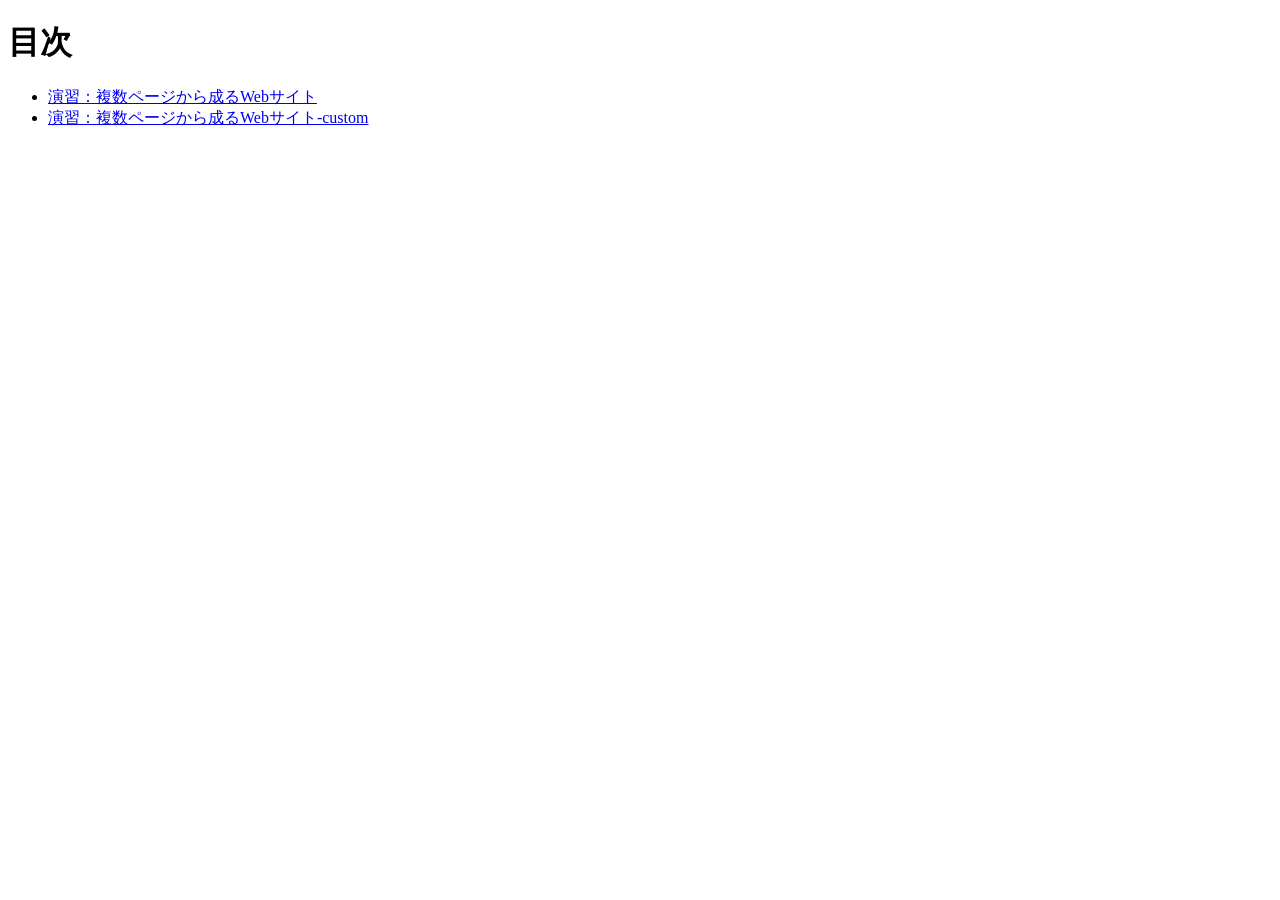
<file: index.html>
<!doctype html>
<html lang="ja">
  <head>
    <meta charset="utf-8">
    <title>20261112-hc</title>
  </head>

  <body>
    <h1>目次</h1>

    <ul>
      <li><a href="id-class/index.html">演習：複数ページから成るWebサイト</a></li>
      <li><a href="id-class-custom/index.html">演習：複数ページから成るWebサイト-custom</a></li>
    </ul>
  </body>
</html>
</file>
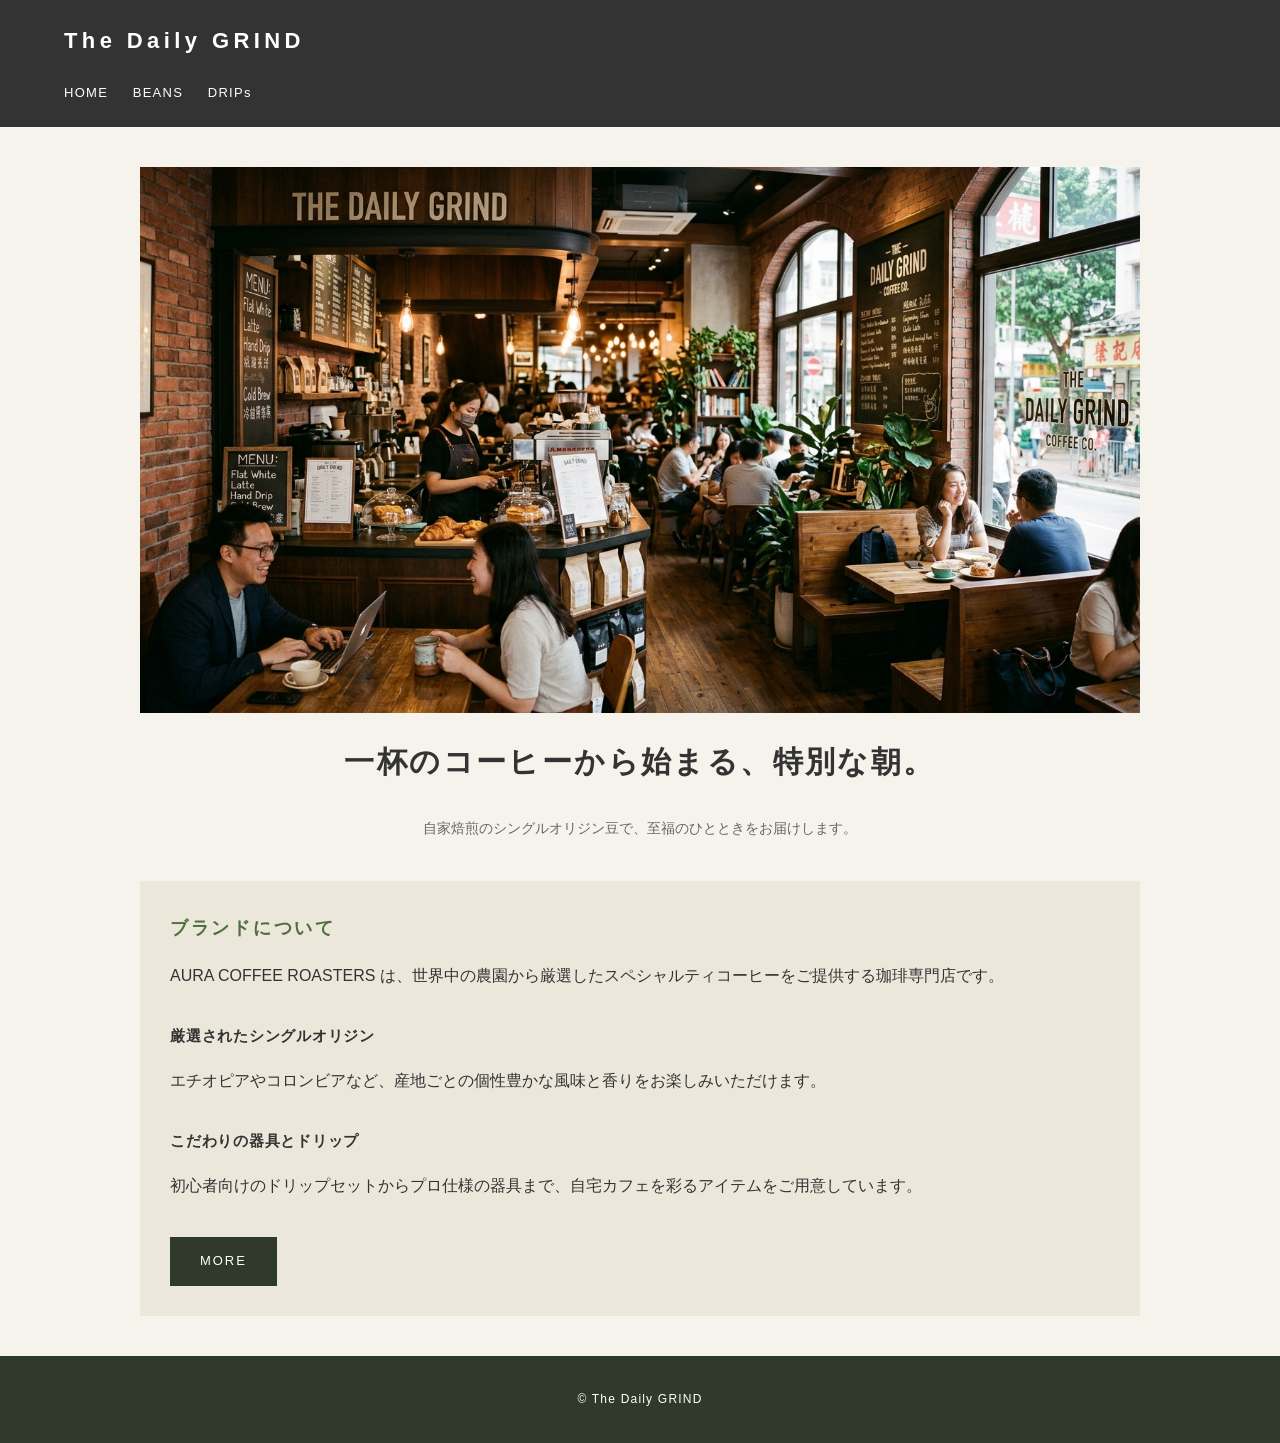
<file: id-class-custom/index.html>
<!DOCTYPE html>
<html lang="ja">

<head>
  <meta charset="UTF-8">
  <meta name="viewport" content="width=device-width, initial-scale=1.0">
  <title> THE DAILY GRIND - HOME</title>
  <link rel="stylesheet" href="style.css">
</head>

<body id="home">
  <header>
    <h1>The Daily GRIND</h1>
    <nav>
      <a href="index.html">HOME</a>
      <a href="page01.html">BEANS</a>
      <a href="page02.html">DRIPs</a>
    </nav>
  </header>

  <main>
    <section class="main-visual">
      <img src="img/coffee shop.jpeg" alt="森の動物園のメインビジュアル">
      <h2>一杯のコーヒーから始まる、特別な朝。</h2>
      <p>自家焙煎のシングルオリジン豆で、至福のひとときをお届けします。</p>
    </section>

    <section class="contents">
      <h2>ブランドについて</h2>
      <p>AURA COFFEE ROASTERS は、世界中の農園から厳選したスペシャルティコーヒーをご提供する珈琲専門店です。</p>

      <h3>厳選されたシングルオリジン</h3>
      <p>エチオピアやコロンビアなど、産地ごとの個性豊かな風味と香りをお楽しみいただけます。</p>

      <h3>こだわりの器具とドリップ</h3>
      <p>初心者向けのドリップセットからプロ仕様の器具まで、自宅カフェを彩るアイテムをご用意しています。</p>

      <a href="page01.html">MORE</a>
    </section>
  </main>

  <footer>
    <p>&copy; The Daily GRIND</p>
  </footer>
</body>

</html>
</file>
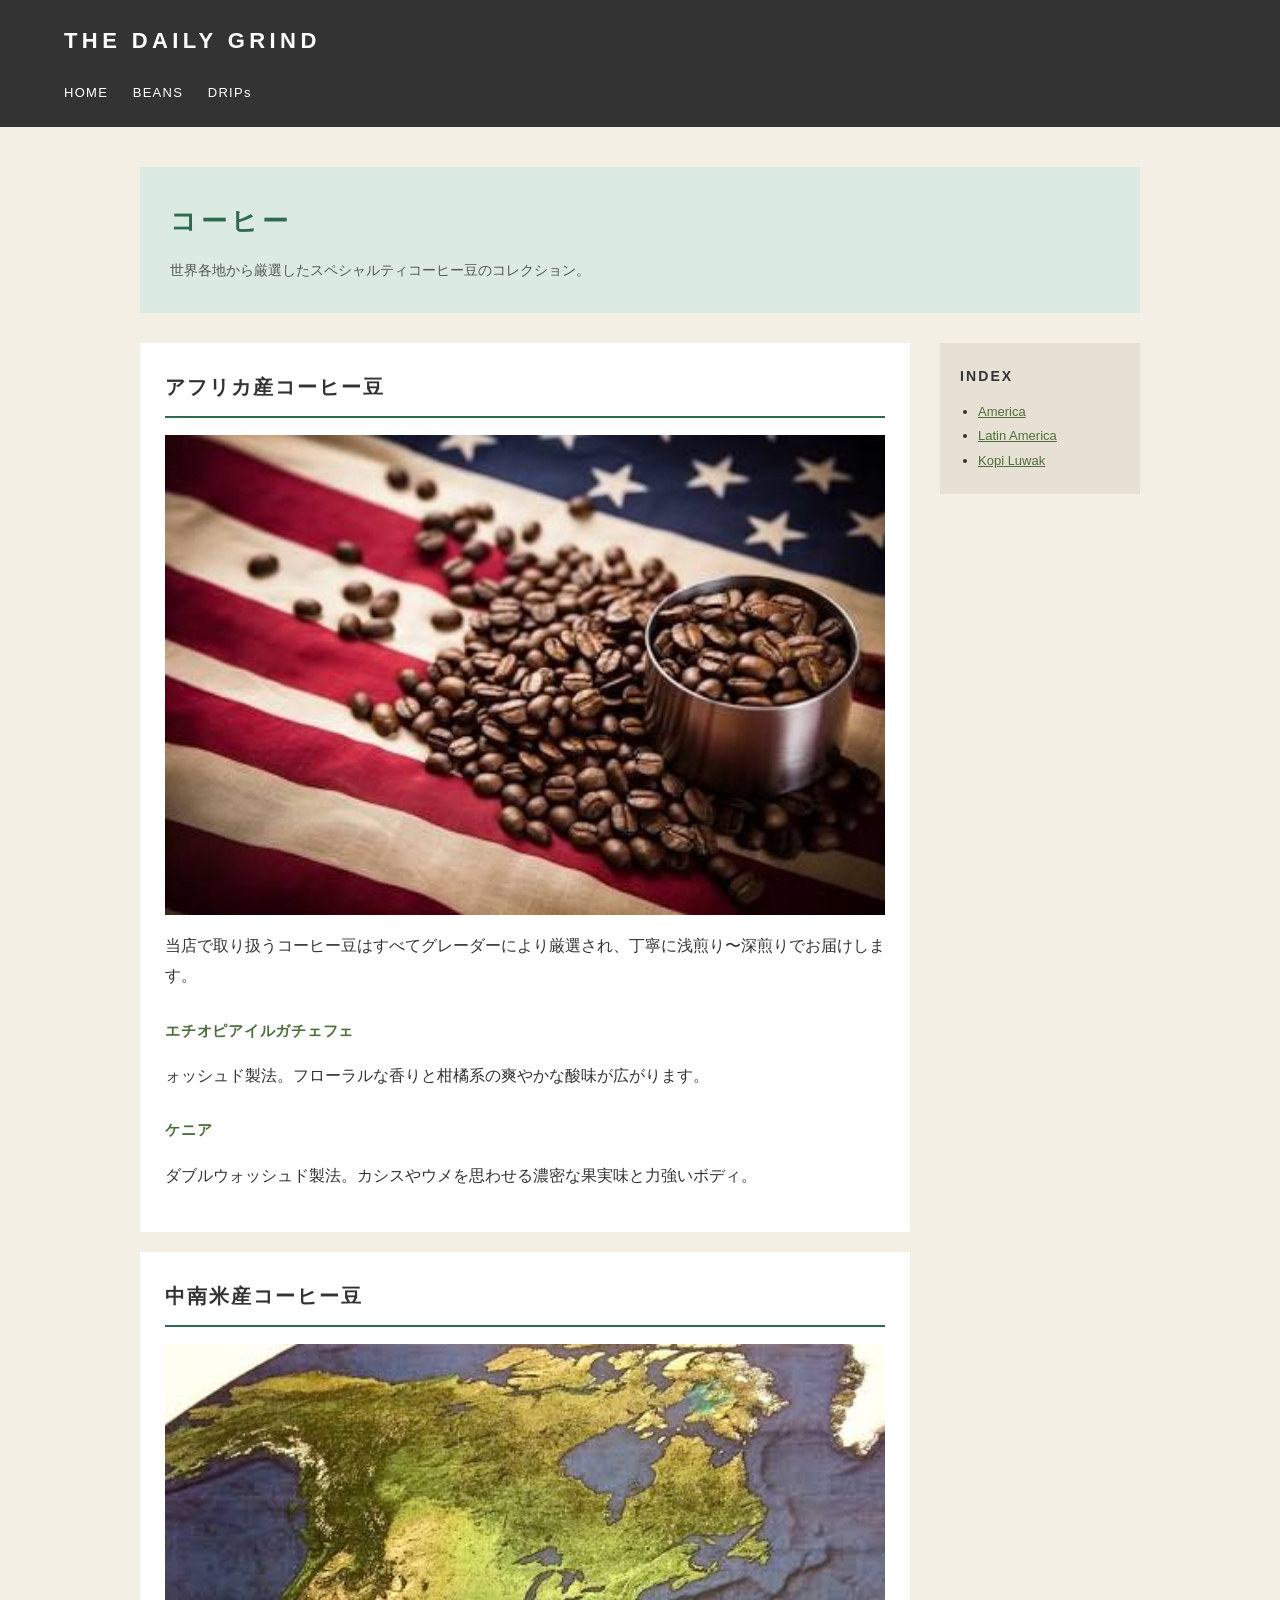
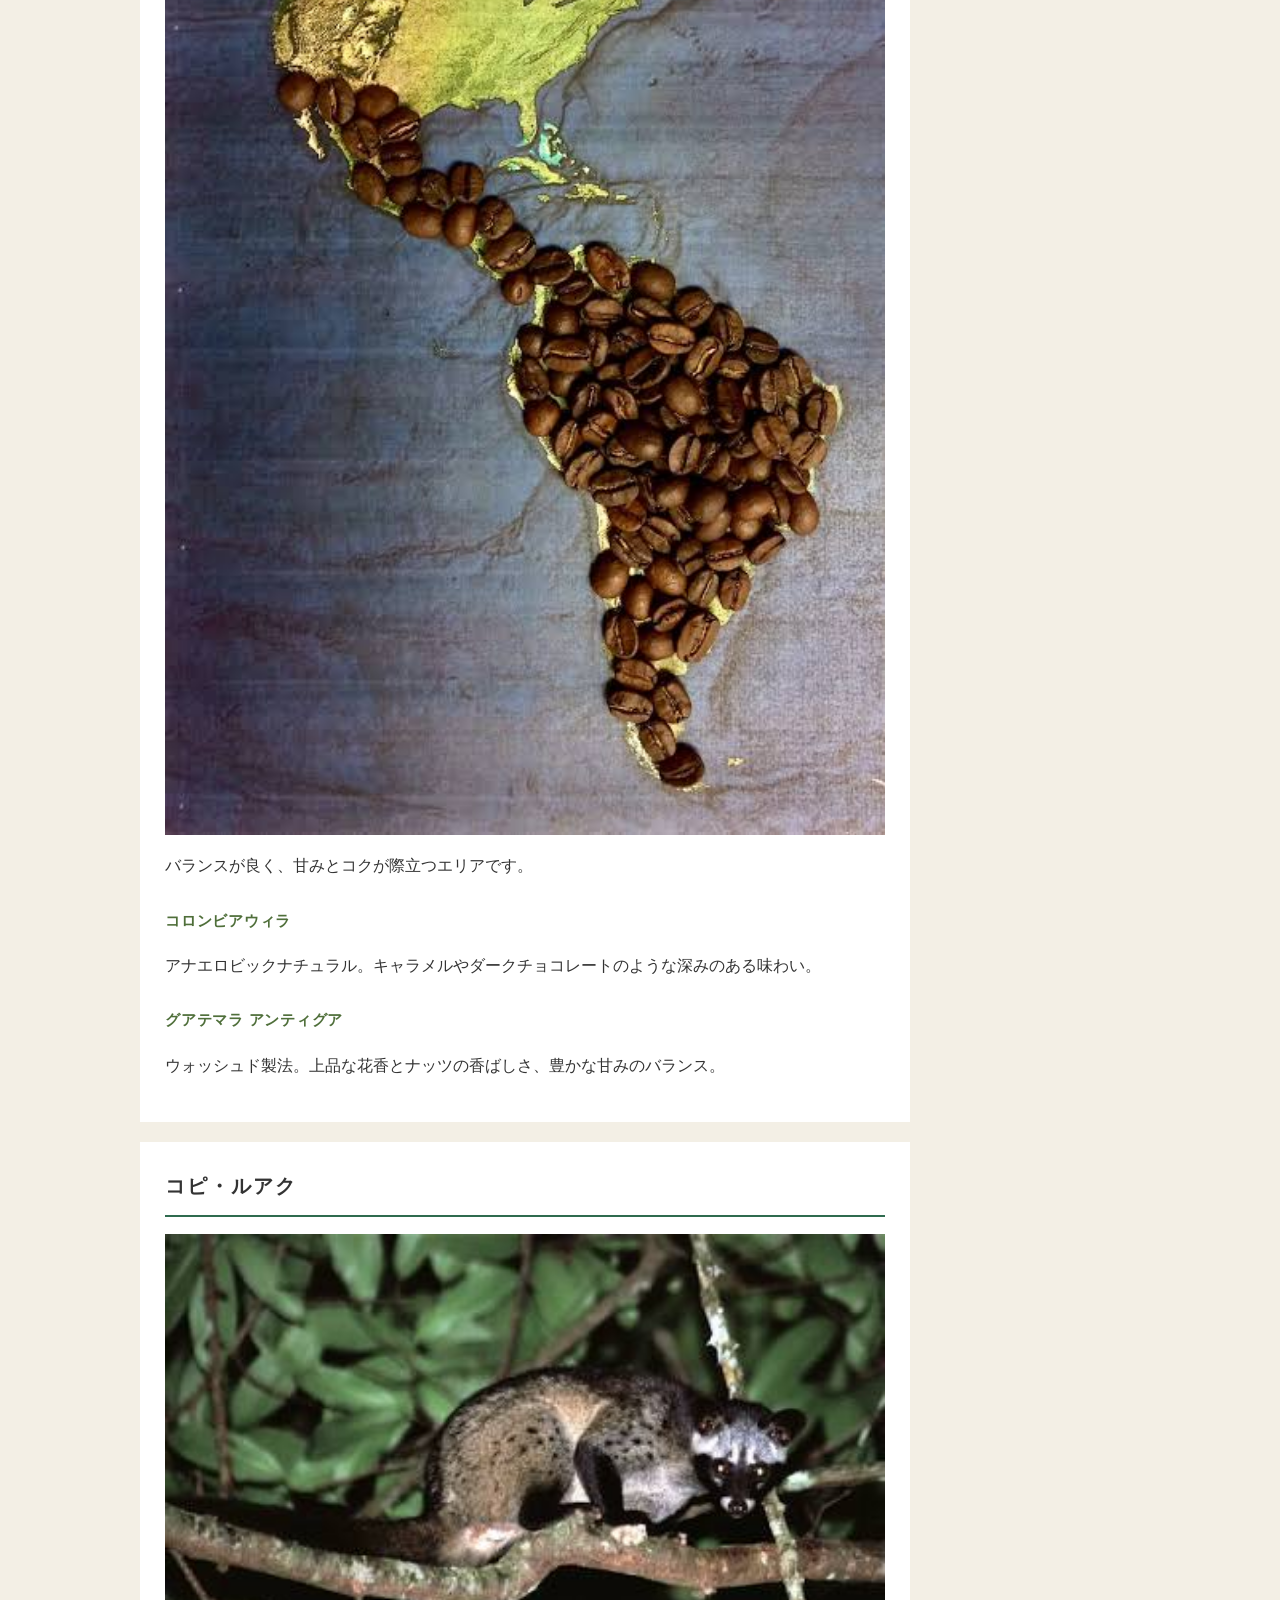
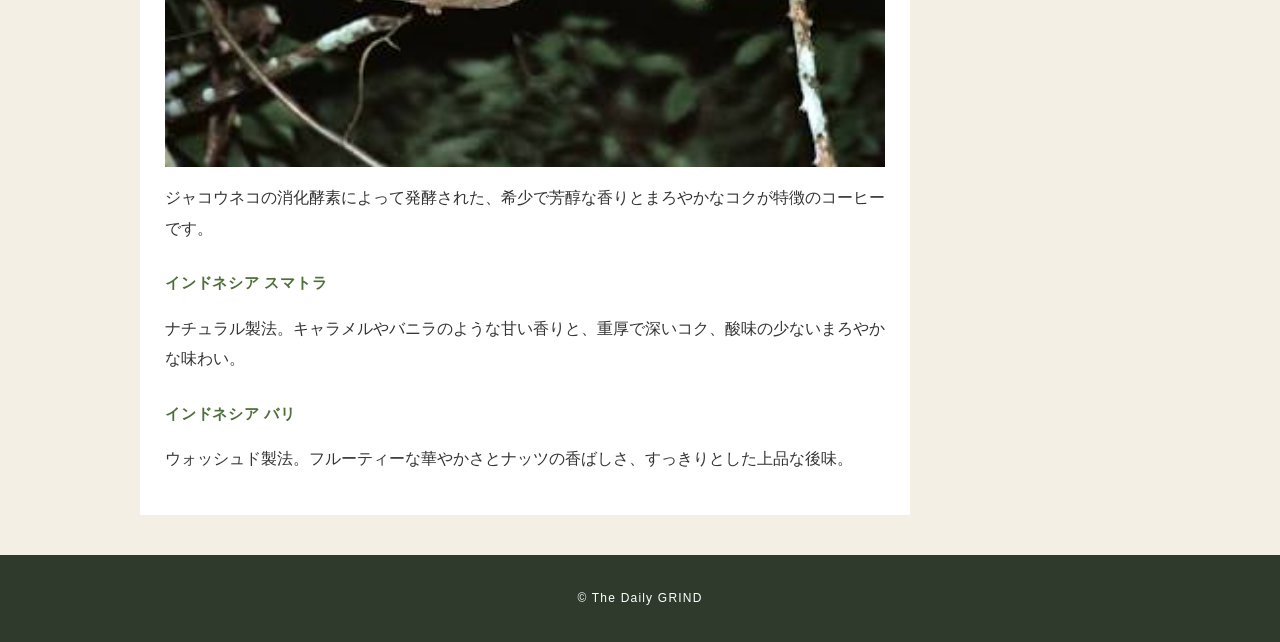
<file: id-class-custom/page01.html>
<!DOCTYPE html>
<html lang="ja">

<head>
  <meta charset="UTF-8">
  <meta name="viewport" content="width=device-width, initial-scale=1.0">
  <title>THE DAILY GRIND</title>
  <link rel="stylesheet" href="style.css">
</head>

<body id="page01" class="lower">
  <header>
    <h1>THE DAILY GRIND</h1>
    <nav>
      <a href="index.html">HOME</a>
      <a href="page01.html">BEANS</a>
      <a href="page02.html">DRIPs</a>
    </nav>
  </header>

  <main>
    <section class="page-heading">
      <h2>コーヒー</h2>
      <p>世界各地から厳選したスペシャルティコーヒー豆のコレクション。</p>
    </section>

    <div class="layout">
      <article>
        <section id="fox">
          <h2>アフリカ産コーヒー豆</h2>
          <img src="img/us coffee.jpeg" alt="COFFEE">
          <p>当店で取り扱うコーヒー豆はすべてグレーダーにより厳選され、丁寧に浅煎り〜深煎りでお届けします。</p>

          <h3>エチオピアイルガチェフェ</h3>
          <p>ォッシュド製法。フローラルな香りと柑橘系の爽やかな酸味が広がります。</p>

          <h3>ケニア</h3>
          <p>ダブルウォッシュド製法。カシスやウメを思わせる濃密な果実味と力強いボディ。</p>
        </section>

        <section id="southuscoffee">
          <h2>中南米産コーヒー豆</h2>
          <img src="img/southuscoffee.jpeg" alt="COFFEE">
          <p>バランスが良く、甘みとコクが際立つエリアです。</p>

          <h3>コロンビアウィラ</h3>
          <p>アナエロビックナチュラル。キャラメルやダークチョコレートのような深みのある味わい。</p>

          <h3>グアテマラ アンティグア</h3>
          <p>ウォッシュド製法。上品な花香とナッツの香ばしさ、豊かな甘みのバランス。</p>
        </section>

        <section id="coffeecat">
          <h2>コピ・ルアク</h2>
          <img src="img/coffeecat.jpeg" alt="ねこ">
          <p>ジャコウネコの消化酵素によって発酵された、希少で芳醇な香りとまろやかなコクが特徴のコーヒーです。</p>

          <h3>インドネシア スマトラ</h3>
          <p>ナチュラル製法。キャラメルやバニラのような甘い香りと、重厚で深いコク、酸味の少ないまろやかな味わい。</p>

          <h3>インドネシア バリ</h3>
          <p>ウォッシュド製法。フルーティーな華やかさとナッツの香ばしさ、すっきりとした上品な後味。</p>
        </section>
      </article>

      <aside>
        <h2>INDEX</h2>
        <ul>
          <li><a href="#America">America</a></li>
          <li><a href="#Latin America">Latin America</a></li>
          <li><a href="#Kopi Luwak">Kopi Luwak</a></li>
        </ul>
      </aside>
    </div>
  </main>

  <footer>
    <p>&copy; The Daily GRIND</p>
  </footer>
</body>

</html>
</file>
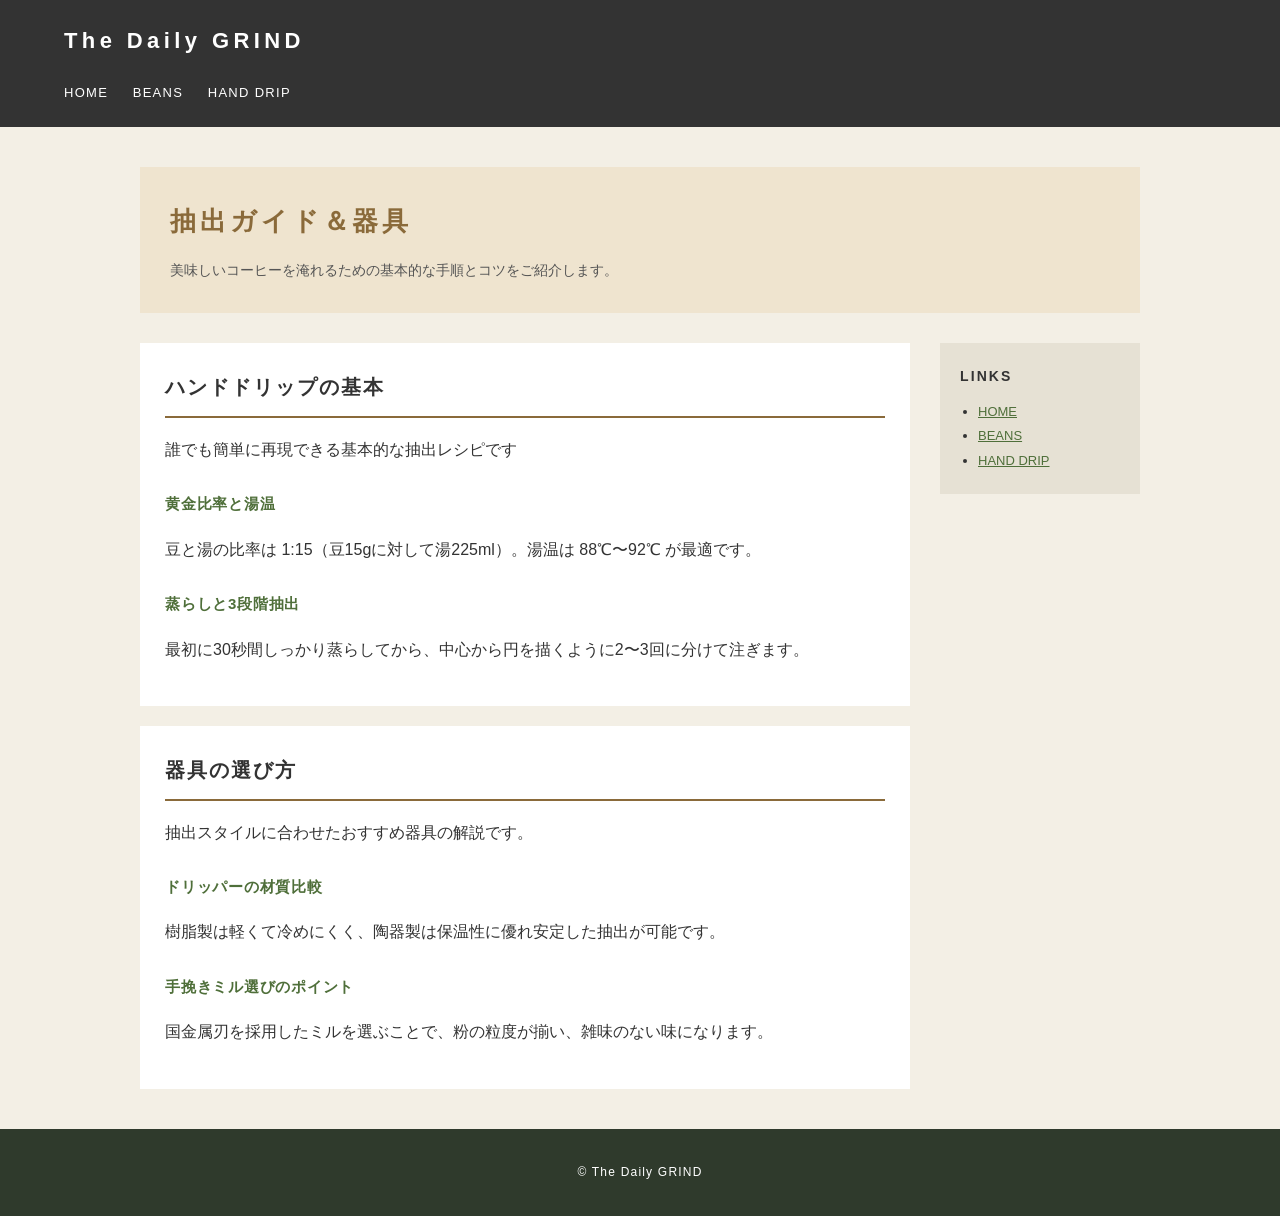
<file: id-class-custom/page02.html>
<!DOCTYPE html>
<html lang="ja">

<head>
  <meta charset="UTF-8">
  <meta name="viewport" content="width=device-width, initial-scale=1.0">
  <title>VISIT - 森の動物園</title>
  <link rel="stylesheet" href="style.css">
</head>

<body id="page02" class="lower">
  <header>
    <h1>The Daily GRIND</h1>
    <nav>
      <a href="index.html">HOME</a>
      <a href="page01.html">BEANS</a>
      <a href="page02.html">HAND DRIP</a>
    </nav>
  </header>

  <main>
    <section class="page-heading">
      <h2>抽出ガイド＆器具</h2>
      <p>美味しいコーヒーを淹れるための基本的な手順とコツをご紹介します。</p>
    </section>

    <div class="layout">
      <article>
        <section>
          <h2>ハンドドリップの基本</h2>
          <p>誰でも簡単に再現できる基本的な抽出レシピです</p>

          <h3>黄金比率と湯温</h3>
          <p>豆と湯の比率は 1:15（豆15gに対して湯225ml）。湯温は 88℃〜92℃ が最適です。</p>

          <h3>蒸らしと3段階抽出</h3>
          <p>最初に30秒間しっかり蒸らしてから、中心から円を描くように2〜3回に分けて注ぎます。</p>
        </section>

        <section>
          <h2>器具の選び方</h2>
          <p>抽出スタイルに合わせたおすすめ器具の解説です。</p>

          <h3>ドリッパーの材質比較</h3>
          <p>樹脂製は軽くて冷めにくく、陶器製は保温性に優れ安定した抽出が可能です。</p>

          <h3>手挽きミル選びのポイント</h3>
          <p>国金属刃を採用したミルを選ぶことで、粉の粒度が揃い、雑味のない味になります。</p>
        </section>
      </article>

      <aside>
        <h2>LINKS</h2>
        <ul>
          <li><a href="index.html">HOME</a></li>
          <li><a href="page01.html">BEANS</a></li>
          <li><a href="page02.html">HAND DRIP</a></li>
        </ul>
      </aside>
    </div>
  </main>

  <footer>
    <p>&copy; The Daily GRIND</p>
  </footer>
</body>

</html>
</file>
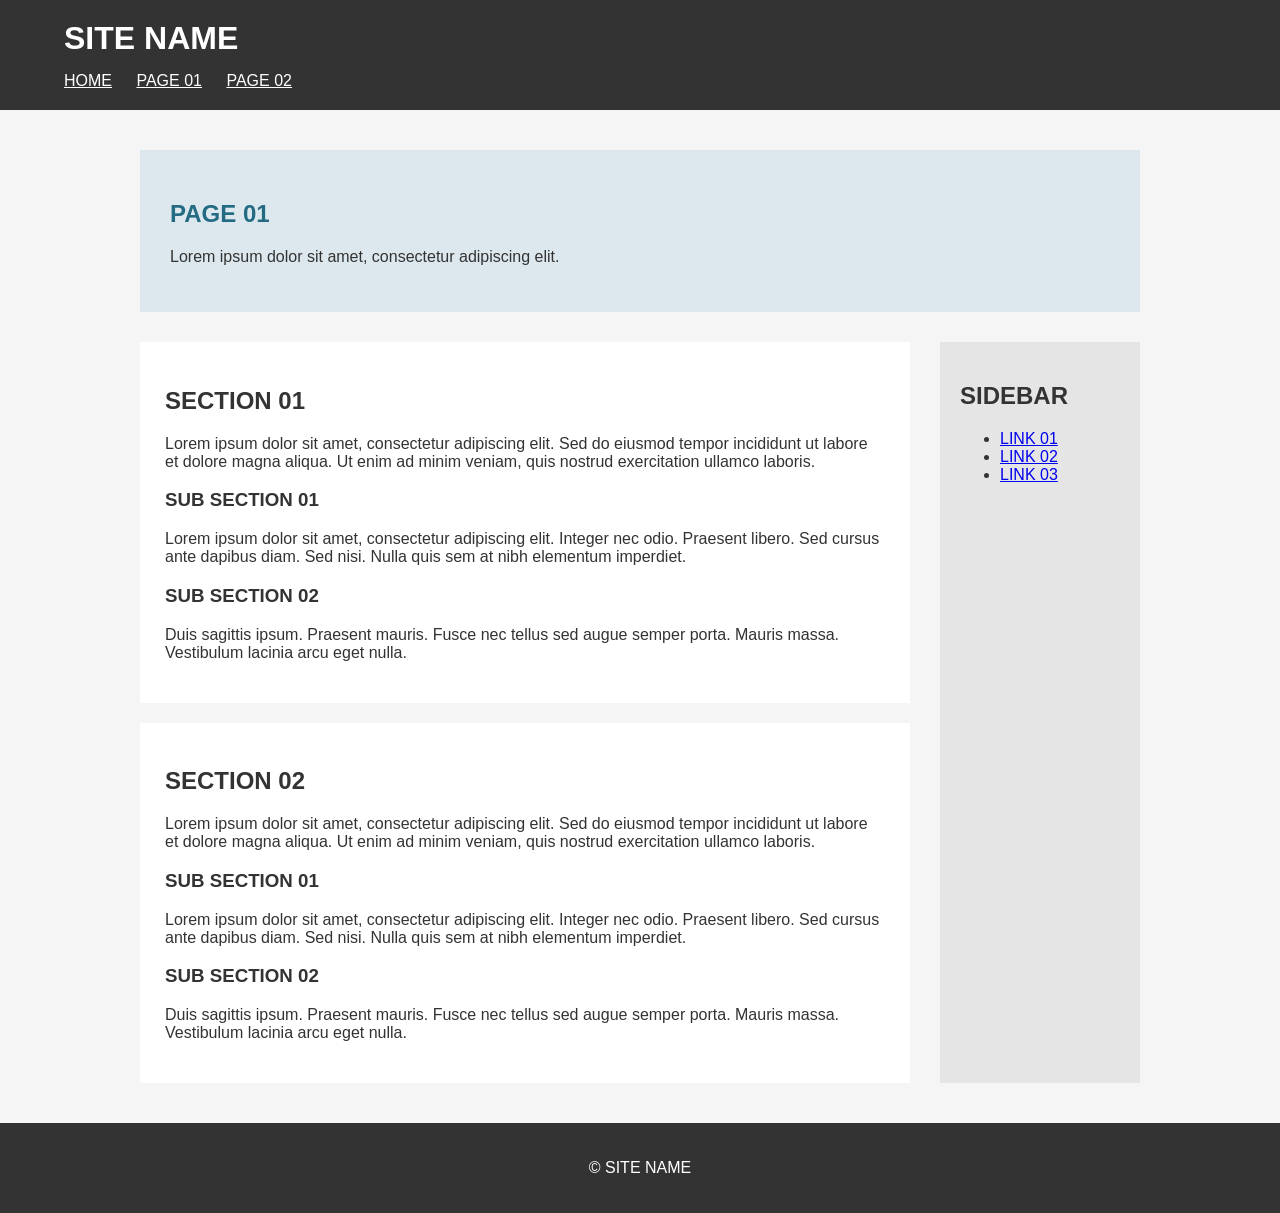
<file: id-class/page01.html>
<!DOCTYPE html>
<html lang="ja">

<head>
  <meta charset="UTF-8">
  <title>PAGE 01</title>
  <link rel="stylesheet" href="style.css">
</head>

<body id="page01" class="lower">
  <header>
    <h1>SITE NAME</h1>
    <nav>
      <a href="index.html">HOME</a>
      <a href="page01.html">PAGE 01</a>
      <a href="page02.html">PAGE 02</a>
    </nav>
  </header>

  <main>
    <section class="page-heading">
      <h2>PAGE 01</h2>
      <p>Lorem ipsum dolor sit amet, consectetur adipiscing elit.</p>
    </section>

    <div class="layout">
      <article>
        <section>
          <h2>SECTION 01</h2>
          <p>Lorem ipsum dolor sit amet, consectetur adipiscing elit.
            Sed do eiusmod tempor incididunt ut labore et dolore magna aliqua.
            Ut enim ad minim veniam, quis nostrud exercitation ullamco laboris.</p>

          <h3>SUB SECTION 01</h3>
          <p>Lorem ipsum dolor sit amet, consectetur adipiscing elit.
            Integer nec odio. Praesent libero. Sed cursus ante dapibus diam.
            Sed nisi. Nulla quis sem at nibh elementum imperdiet.</p>

          <h3>SUB SECTION 02</h3>
          <p>Duis sagittis ipsum. Praesent mauris. Fusce nec tellus sed augue
            semper porta. Mauris massa. Vestibulum lacinia arcu eget nulla.</p>
        </section>

        <section>
          <h2>SECTION 02</h2>
          <p>Lorem ipsum dolor sit amet, consectetur adipiscing elit.
            Sed do eiusmod tempor incididunt ut labore et dolore magna aliqua.
            Ut enim ad minim veniam, quis nostrud exercitation ullamco laboris.</p>

          <h3>SUB SECTION 01</h3>
          <p>Lorem ipsum dolor sit amet, consectetur adipiscing elit.
            Integer nec odio. Praesent libero. Sed cursus ante dapibus diam.
            Sed nisi. Nulla quis sem at nibh elementum imperdiet.</p>

          <h3>SUB SECTION 02</h3>
          <p>Duis sagittis ipsum. Praesent mauris. Fusce nec tellus sed augue
            semper porta. Mauris massa. Vestibulum lacinia arcu eget nulla.</p>
        </section>
      </article>

      <aside>
        <h2>SIDEBAR</h2>
        <ul>
          <li><a href="#">LINK 01</a></li>
          <li><a href="#">LINK 02</a></li>
          <li><a href="#">LINK 03</a></li>
        </ul>
      </aside>
    </div><!-- /.layout -->
  </main>

  <footer>
    <p>&copy; SITE NAME</p>
  </footer>
</body>

</html>
</file>
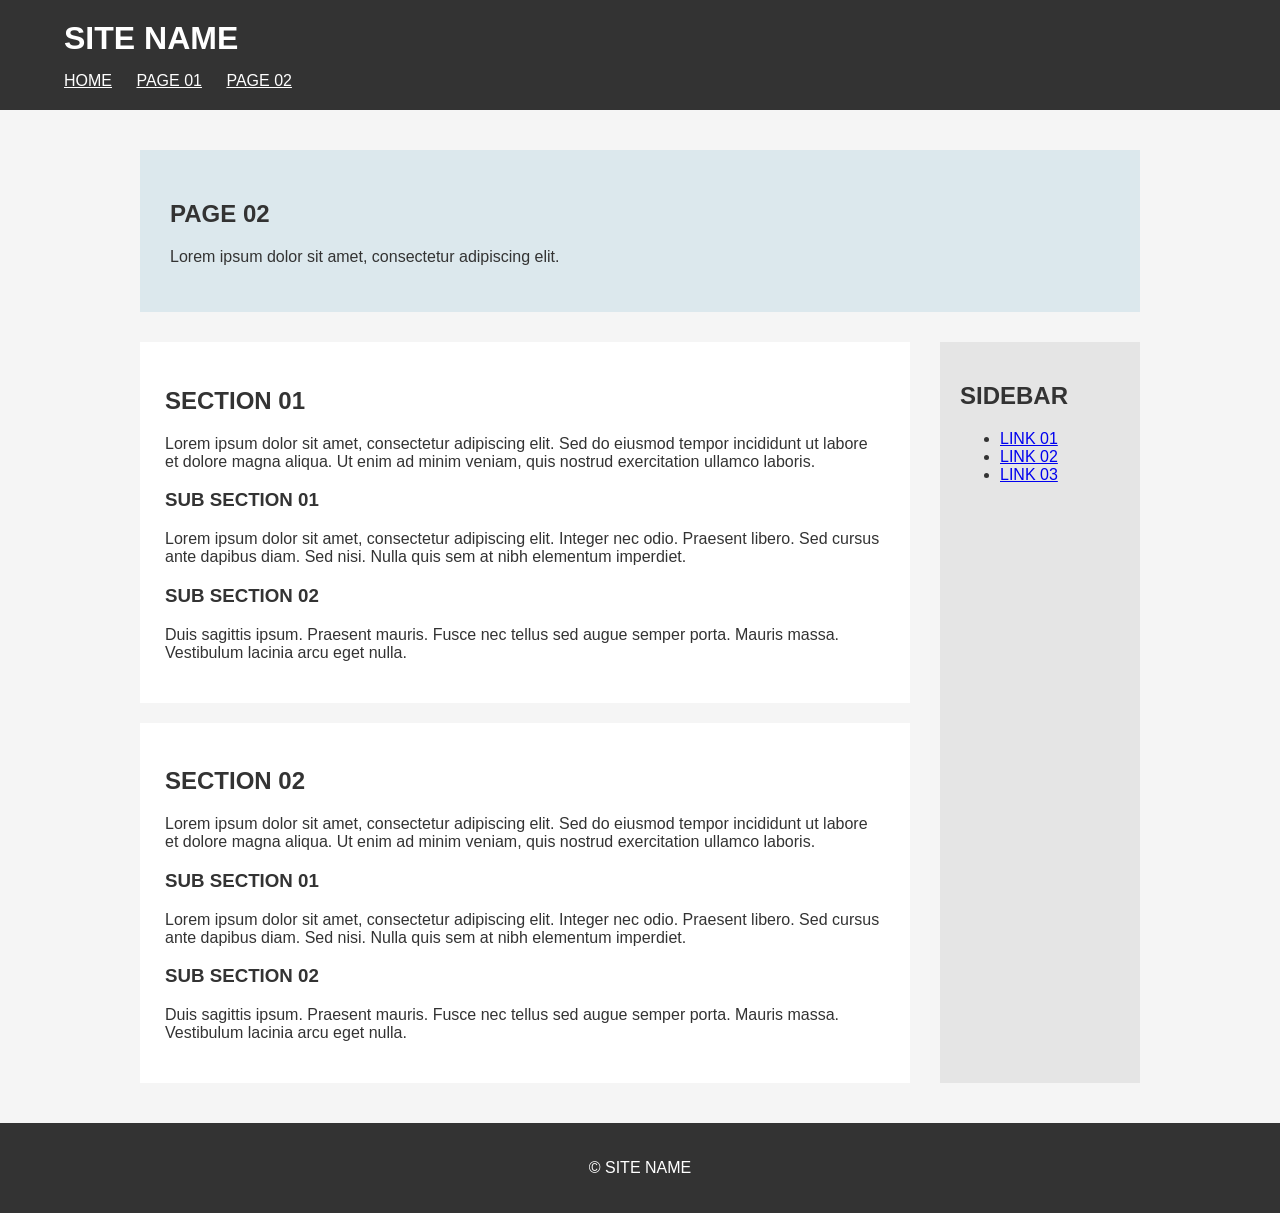
<file: id-class/page02.html>
<!DOCTYPE html>
<html lang="ja">

<head>
  <meta charset="UTF-8">
  <title>PAGE 02</title>
  <link rel="stylesheet" href="style.css">
</head>

<body id="page02" class="lower">
  <header>
    <h1>SITE NAME</h1>
    <nav>
      <a href="index.html">HOME</a>
      <a href="page01.html">PAGE 01</a>
      <a href="page02.html">PAGE 02</a>
    </nav>
  </header>

  <main>
    <section class="page-heading">
      <h2>PAGE 02</h2>
      <p>Lorem ipsum dolor sit amet, consectetur adipiscing elit.</p>
    </section>

    <div class="layout">
      <article>
        <section>
          <h2>SECTION 01</h2>
          <p>Lorem ipsum dolor sit amet, consectetur adipiscing elit.
            Sed do eiusmod tempor incididunt ut labore et dolore magna aliqua.
            Ut enim ad minim veniam, quis nostrud exercitation ullamco laboris.</p>

          <h3>SUB SECTION 01</h3>
          <p>Lorem ipsum dolor sit amet, consectetur adipiscing elit.
            Integer nec odio. Praesent libero. Sed cursus ante dapibus diam.
            Sed nisi. Nulla quis sem at nibh elementum imperdiet.</p>

          <h3>SUB SECTION 02</h3>
          <p>Duis sagittis ipsum. Praesent mauris. Fusce nec tellus sed augue
            semper porta. Mauris massa. Vestibulum lacinia arcu eget nulla.</p>
        </section>

        <section>
          <h2>SECTION 02</h2>
          <p>Lorem ipsum dolor sit amet, consectetur adipiscing elit.
            Sed do eiusmod tempor incididunt ut labore et dolore magna aliqua.
            Ut enim ad minim veniam, quis nostrud exercitation ullamco laboris.</p>

          <h3>SUB SECTION 01</h3>
          <p>Lorem ipsum dolor sit amet, consectetur adipiscing elit.
            Integer nec odio. Praesent libero. Sed cursus ante dapibus diam.
            Sed nisi. Nulla quis sem at nibh elementum imperdiet.</p>

          <h3>SUB SECTION 02</h3>
          <p>Duis sagittis ipsum. Praesent mauris. Fusce nec tellus sed augue
            semper porta. Mauris massa. Vestibulum lacinia arcu eget nulla.</p>
        </section>
      </article>

      <aside>
        <h2>SIDEBAR</h2>
        <ul>
          <li><a href="#">LINK 01</a></li>
          <li><a href="#">LINK 02</a></li>
          <li><a href="#">LINK 03</a></li>
        </ul>
      </aside>
    </div><!-- /.layout -->
  </main>

  <footer>
    <p>&copy; SITE NAME</p>
  </footer>
</body>

</html>
</file>
<file: id-class-custom/style.css>
@charset "utf-8";

* {
  box-sizing: border-box;
}

body {
  margin: 0;
  font-family: "Helvetica Neue", "Hiragino Sans", "Noto Sans JP", sans-serif;
  color: #333;
  line-height: 1.9;
  background: #f6f3ec;
}

main {
  width: 90%;
  max-width: 1000px;
  margin: 40px auto;
}

a {
  color: #4f6f3a;
}

img {
  display: block;
  max-width: 100%;
  height: auto;
}

header {
  padding: 20px 5%;
  background: #333;
  color: #fff;
}

header h1 {
  margin: 0 0 15px;
  font-size: 22px;
  letter-spacing: 0.2em;
}

nav a {
  margin-right: 20px;
  color: #fff;
  text-decoration: none;
  font-size: 13px;
  letter-spacing: 0.1em;
}

nav a:hover {
  color: #c9d6b8;
  text-decoration: underline;
}

footer {
  padding: 20px;
  background: #2f3a2c;
  color: #fff;
  text-align: center;
  font-size: 12px;
  letter-spacing: 0.1em;
}

#home .main-visual {
  position: relative;
  text-align: center;
}

#home .main-visual img {
  width: 100%;
  height: auto;
  object-fit: contain;
}

#home .main-visual h2 {
  margin-top: 20px;
  font-size: 30px;
  letter-spacing: 0.08em;
}

#home .main-visual p {
  margin: 0;
  font-size: 14px;
  color: #666;
}

#home .contents {
  margin-top: 40px;
  padding: 30px;
  background: #ece7db;
}

#home .contents h2 {
  margin-top: 0;
  font-size: 18px;
  letter-spacing: 0.15em;
  color: #4f6f3a;
}

#home .contents h3 {
  margin-top: 30px;
  font-size: 15px;
  letter-spacing: 0.05em;
}

#home .contents a {
  display: inline-block;
  margin-top: 20px;
  padding: 12px 30px;
  background: #2f3a2c;
  color: #fff;
  text-decoration: none;
  font-size: 13px;
  letter-spacing: 0.15em;
}

#home .contents a:hover {
  background: #4f6f3a;
}

.lower {
  background: #f3efe5;
}

.lower .page-heading {
  padding: 30px;
  background: #dfe6d2;
}

.lower .page-heading h2 {
  margin: 0;
  font-size: 26px;
  letter-spacing: 0.15em;
}

.lower .page-heading p {
  margin: 10px 0 0;
  font-size: 14px;
  color: #555;
}

.lower .layout {
  display: flex;
  gap: 30px;
  margin-top: 30px;
}

.lower article {
  flex: 1;
  min-width: 0;
}

.lower article section {
  margin-bottom: 20px;
  padding: 25px;
  background: #fff;
  overflow: hidden;
}

.lower article section:last-of-type {
  margin-bottom: 0;
}

.lower article section h2 {
  margin-top: 0;
  padding-bottom: 10px;
  border-bottom: 2px solid #2f3a2c;
  font-size: 20px;
  letter-spacing: 0.1em;
}

.lower article section h3 {
  margin-top: 25px;
  font-size: 15px;
  letter-spacing: 0.05em;
  color: #4f6f3a;
}

.lower article img {
  width: 100%;
  height: auto;
  margin: 5px 0 15px;
  object-fit: contain;
}

.lower aside {
  width: 200px;
  padding: 20px;
  background: #e6e1d4;
  align-self: flex-start;
}

.lower aside h2 {
  margin: 0 0 10px;
  font-size: 14px;
  letter-spacing: 0.15em;
}

.lower aside h2 + h2 {
  margin-top: 25px;
}

.lower aside ul {
  margin: 0;
  padding-left: 18px;
  font-size: 13px;
}

.lower aside p {
  margin: 0;
  font-size: 13px;
  color: #555;
}

#page01 .page-heading h2 {
  color: #2f6b4f;
}

#page01 .page-heading {
  background: #dcebe2;
}

#page01 article section h2 {
  border-bottom-color: #2f6b4f;
}

#page02 .page-heading h2 {
  color: #8a6a3a;
}

#page02 .page-heading {
  background: #efe4cf;
}

#page02 article section h2 {
  border-bottom-color: #8a6a3a;
}

@media (max-width: 720px) {
  #home .main-visual h2 {
    font-size: 22px;
  }

  .lower .layout {
    flex-direction: column;
  }

  .lower aside {
    width: 100%;
  }
}
</file>
<file: id-class/style.css>
@charset "utf-8";


* {
  box-sizing: border-box;
}

body {
  margin: 0;
  font-family: sans-serif;
  color: #333;
}

main {
  width: 90%;
  max-width: 1000px;
  margin: 40px auto;
}


header {
  padding: 20px 5%;
  background: #333;
  color: #fff;
}

header h1 {
  margin: 0 0 15px;
}

nav a {
  margin-right: 20px;
  color: #fff;
}

footer {
  padding: 20px;
  background: #333;
  color: #fff;
  text-align: center;
}



#home .main-visual {
  position: relative;
  text-align: center;
}

#home .main-visual img {
  width: 100%;
  height: 400px;
  object-fit: cover;
}

#home .main-visual h2 {
  margin-top: 20px;
}


#home .contents {
  margin-top: 40px;
  padding: 30px;
  background: #f0f0f0;
}


.lower {
  background: #f5f5f5;
}

.lower .page-heading {
  padding: 30px;
  background: #dce8ed;
}

.lower .layout {
  display: flex;
  gap: 30px;
  margin-top: 30px;
}

.lower article {
  flex: 1;
}

.lower article section {
  margin-bottom: 20px;
  padding: 25px;
  background: #fff;
}

.lower article section:last-of-type {
  margin-bottom: 0;
}

.lower aside {
  width: 200px;
  padding: 20px;
  background: #e5e5e5;
}


#page01 .page-heading h2 {
  color: #236b83;
}
</file>
